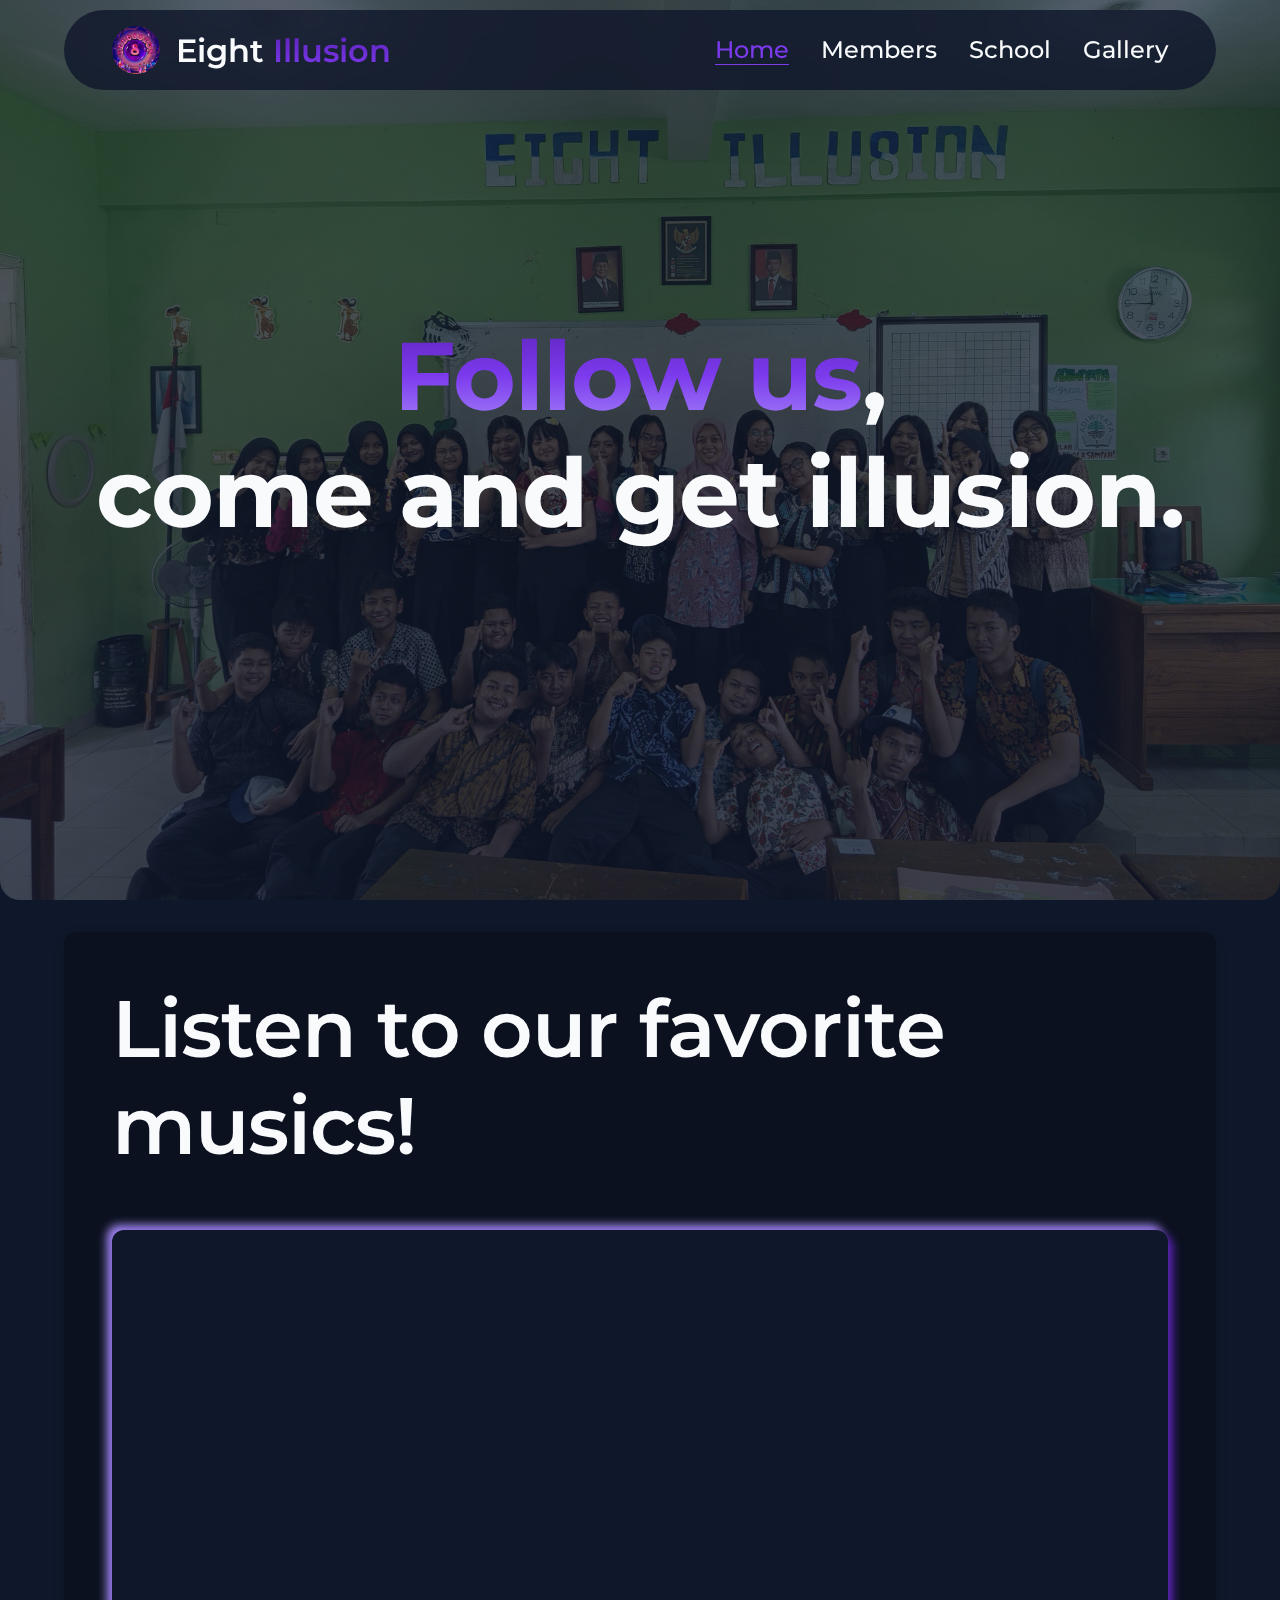
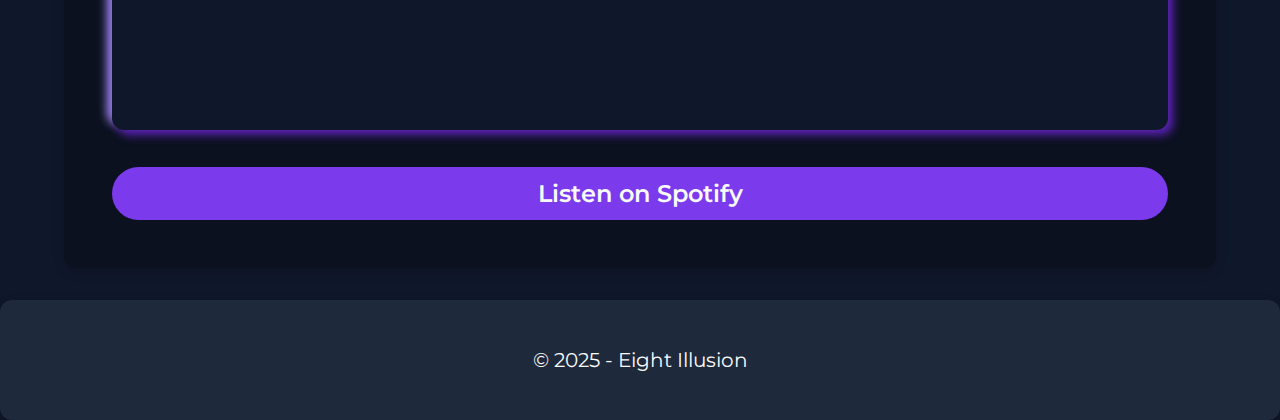
<file: index.html>
<!DOCTYPE html>
<html lang="en">
  <head>
    <meta charset="UTF-8" />

    <meta
      name="viewport"
      content="width=device-width, initial-scale=1.0, maximum-scale=1.0, user-scalable=no"
    />
    <meta http-equiv="X-UA-Compatible" content="ie=edge" />

    <meta
      name="description"
      content="Eight Illusion - A class of the unknown."
    />
    <meta name="keywords" content="Eight Illusion, class, unknown, mystery" />
    <meta name="author" content="Eight Illusion Class" />

    <!-- icon -->

    <link
      rel="apple-touch-icon"
      sizes="180x180"
      href="apple-touch-icon.png"
    />
    <link
      rel="icon"
      type="image/png"
      sizes="32x32"
      href="favicon-32x32.png"
    />
    <link
      rel="icon"
      type="image/png"
      sizes="16x16"
      href="favicon-16x16.png"
    />
    <link rel="manifest" href="site.webmanifest" />

    <!-- icon end -->

    <title>Eight Illusion</title>

    <!-- css link -->

    <link rel="stylesheet" href="home.css" />
    <!-- javascript link -->
    <script src="nav.js" defer></script>
    <script src="spotify-player.js" defer></script>
    <!-- linking end -->
  </head>
  <body>
    <div class="menu-overlay"></div>
    <header>
      <nav class="navbar">
        <div class="logo-wrapper">
          <img src="logo-8i.jpg" alt="Eight Illusion Logo" class="logo" />
          <h1 class="logo-text">
            Eight <span class="gradient-logo">Illusion</span>
          </h1>
        </div>
        <button class="hamburger" aria-label="Menu">
          <span class="hamburger-line"></span>
          <span class="hamburger-line"></span>
          <span class="hamburger-line"></span>
        </button>
        <ul class="nav-links-wrapper">
          <li class="nav-links"><a href="index.html">Home</a></li>
          <li class="nav-links"><a href="members.html">Members</a></li>
          <li class="nav-links"><a href="school.html">School</a></li>
          <li class="nav-links"><a href="gallery.html">Gallery</a></li>
        </ul>
      </nav>

      <section class="hero">
        <div class="hero-content">
          <h1>
            <span class="gradient-hero">Follow us</span>,<br />come and get
            illusion.
          </h1>
        </div>
      </section>
    </header>

    <main>
      <div class="song-playlist">
        <section class="spotify-header">
          <h2 class="song-text">Listen to our favorite musics!</h2>
        </section>
        <section class="spotify-embed-wrapper"></section>
        <iframe
          class="spotify-embed"
          title="Spotify Playlist"
          style="border-radius: 12px"
          src="https://open.spotify.com/embed/playlist/7cfvCbO1V0hoTj3m8fracc?utm_source=generator"
          width="100%"
          height="500"
          data-allowfullscreen="true"
          frameborder="0"
          allowfullscreen=""
          allow="autoplay; clipboard-write; encrypted-media; fullscreen; picture-in-picture"
          loading="lazy"
          playsinline
        ></iframe>
        <button onclick="openInSpotify()" class="spotify-open-btn">
          Listen on Spotify
        </button>
      </div>
    </main>

    <footer>
      <p>&copy; 2025 - Eight Illusion</p>
    </footer>
  </body>
</html>
</file>
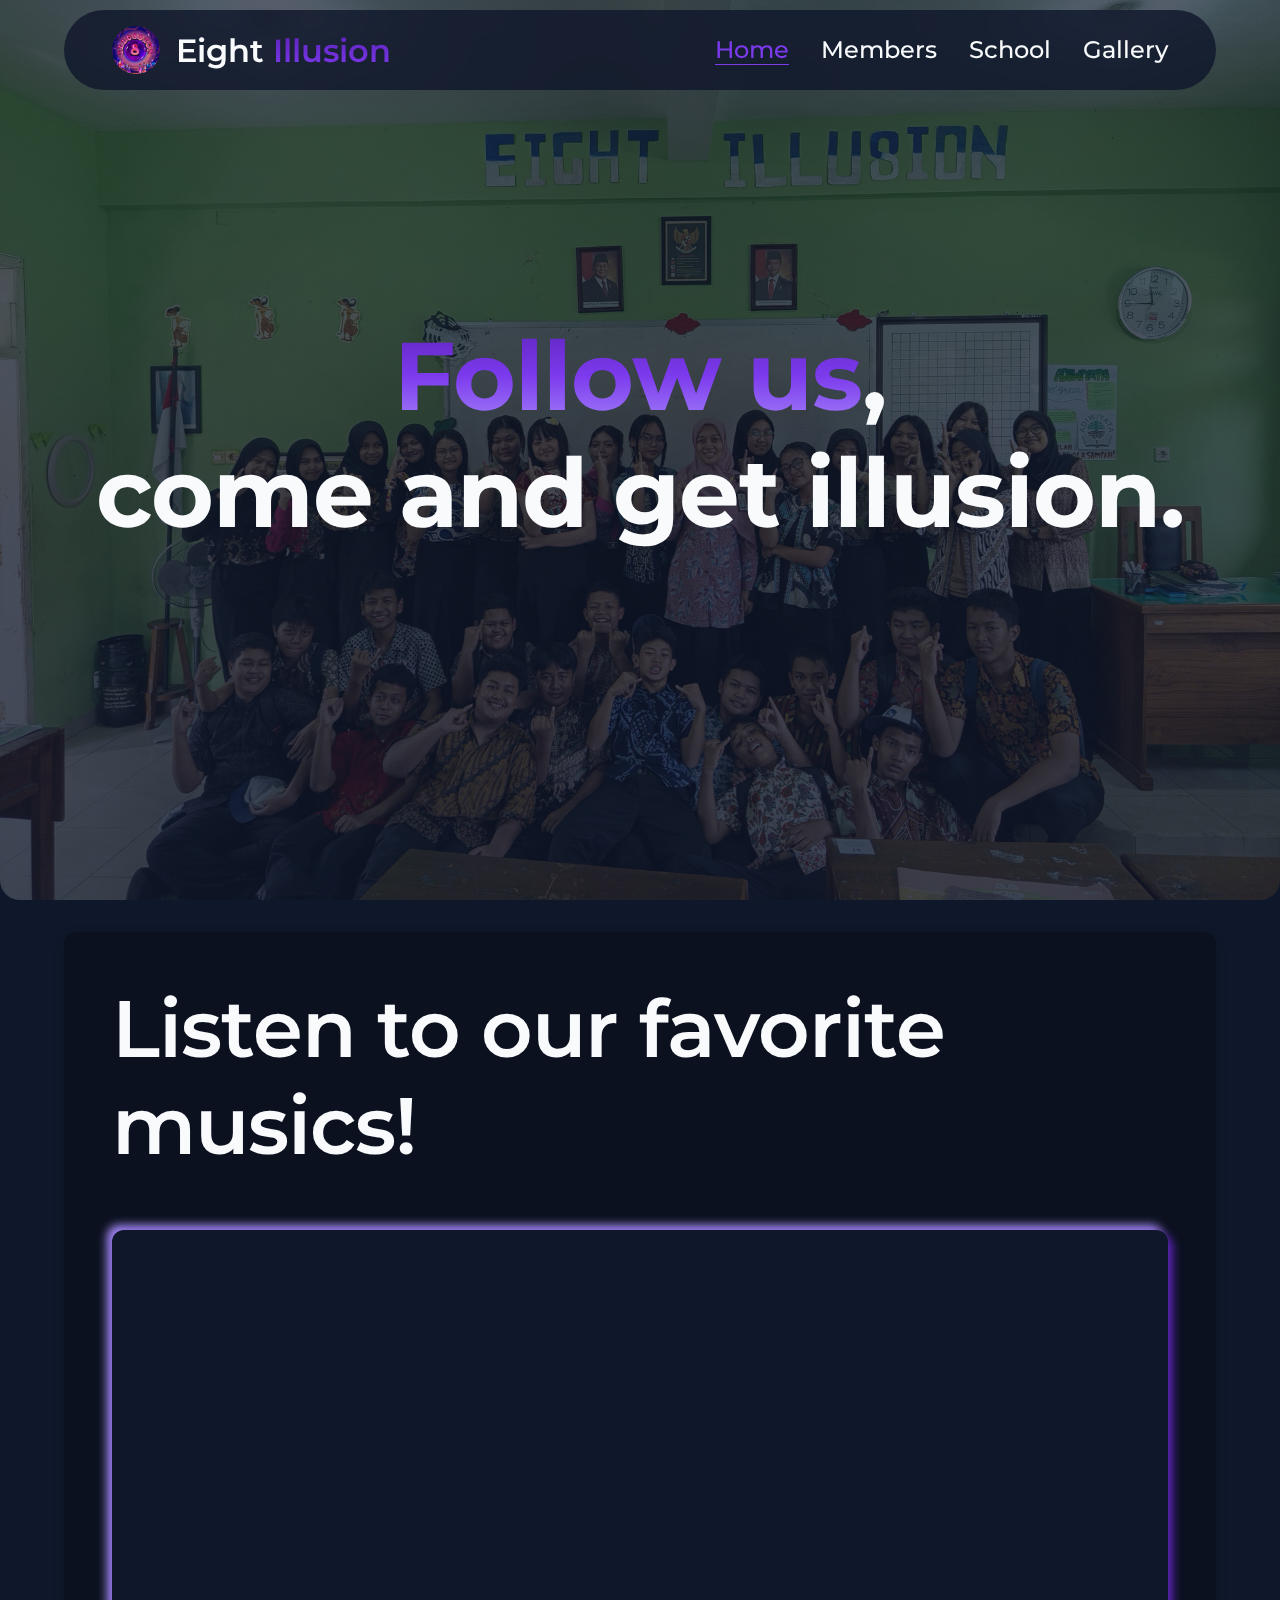
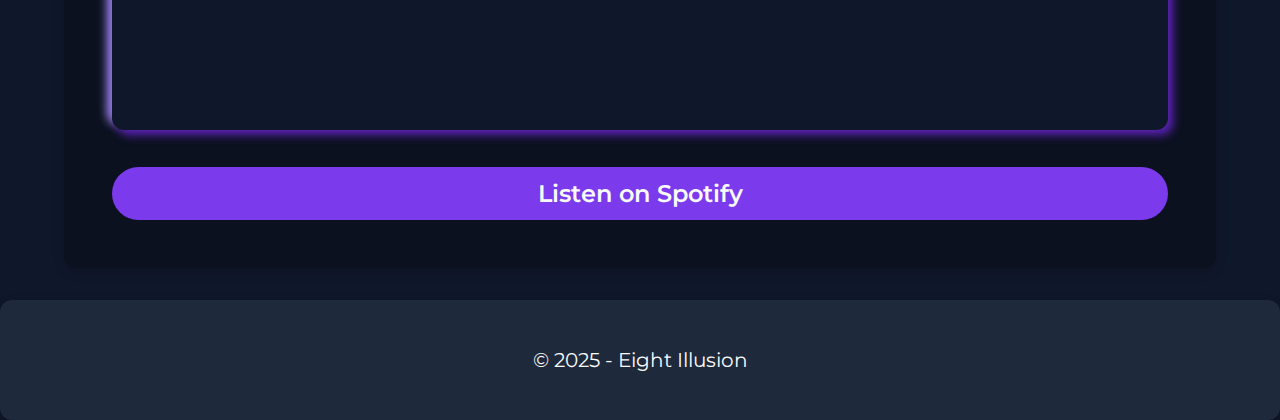
<file: home.html>
<!DOCTYPE html>
<html lang="en">
  <head>
    <meta charset="UTF-8" />

    <meta
      name="viewport"
      content="width=device-width, initial-scale=1.0, maximum-scale=1.0, user-scalable=no"
    />
    <meta http-equiv="X-UA-Compatible" content="ie=edge" />

    <meta
      name="description"
      content="Eight Illusion - A class of the unknown."
    />
    <meta name="keywords" content="Eight Illusion, class, unknown, mystery" />
    <meta name="author" content="Eight Illusion Class" />

    <!-- icon -->

    <link
      rel="apple-touch-icon"
      sizes="180x180"
      href="apple-touch-icon.png"
    />
    <link
      rel="icon"
      type="image/png"
      sizes="32x32"
      href="favicon-32x32.png"
    />
    <link
      rel="icon"
      type="image/png"
      sizes="16x16"
      href="favicon-16x16.png"
    />
    <link rel="manifest" href="site.webmanifest" />

    <!-- icon end -->

    <title>Eight Illusion</title>

    <!-- css link -->

    <link rel="stylesheet" href="home.css" />
    <!-- javascript link -->
    <script src="nav.js" defer></script>
    <script src="spotify-player.js" defer></script>
    <!-- linking end -->
  </head>
  <body>
    <div class="menu-overlay"></div>
    <header>
      <nav class="navbar">
        <div class="logo-wrapper">
          <img src="logo-8i.jpg" alt="Eight Illusion Logo" class="logo" />
          <h1 class="logo-text">
            Eight <span class="gradient-logo">Illusion</span>
          </h1>
        </div>
        <button class="hamburger" aria-label="Menu">
          <span class="hamburger-line"></span>
          <span class="hamburger-line"></span>
          <span class="hamburger-line"></span>
        </button>
        <ul class="nav-links-wrapper">
          <li class="nav-links"><a href="home.html">Home</a></li>
          <li class="nav-links"><a href="members.html">Members</a></li>
          <li class="nav-links"><a href="school.html">School</a></li>
          <li class="nav-links"><a href="gallery.html">Gallery</a></li>
        </ul>
      </nav>

      <section class="hero">
        <div class="hero-content">
          <h1>
            <span class="gradient-hero">Follow us</span>,<br />come and get
            illusion.
          </h1>
        </div>
      </section>
    </header>

    <main>
      <div class="song-playlist">
        <section class="spotify-header">
          <h2 class="song-text">Listen to our favorite musics!</h2>
        </section>
        <section class="spotify-embed-wrapper"></section>
        <iframe
          class="spotify-embed"
          title="Spotify Playlist"
          style="border-radius: 12px"
          src="https://open.spotify.com/embed/playlist/7cfvCbO1V0hoTj3m8fracc?utm_source=generator"
          width="100%"
          height="500"
          data-allowfullscreen="true"
          frameborder="0"
          allowfullscreen=""
          allow="autoplay; clipboard-write; encrypted-media; fullscreen; picture-in-picture"
          loading="lazy"
          playsinline
        ></iframe>
        <button onclick="openInSpotify()" class="spotify-open-btn">
          Listen on Spotify
        </button>
      </div>
    </main>

    <footer>
      <p>&copy; 2025 - Eight Illusion</p>
    </footer>
  </body>
</html>
</file>
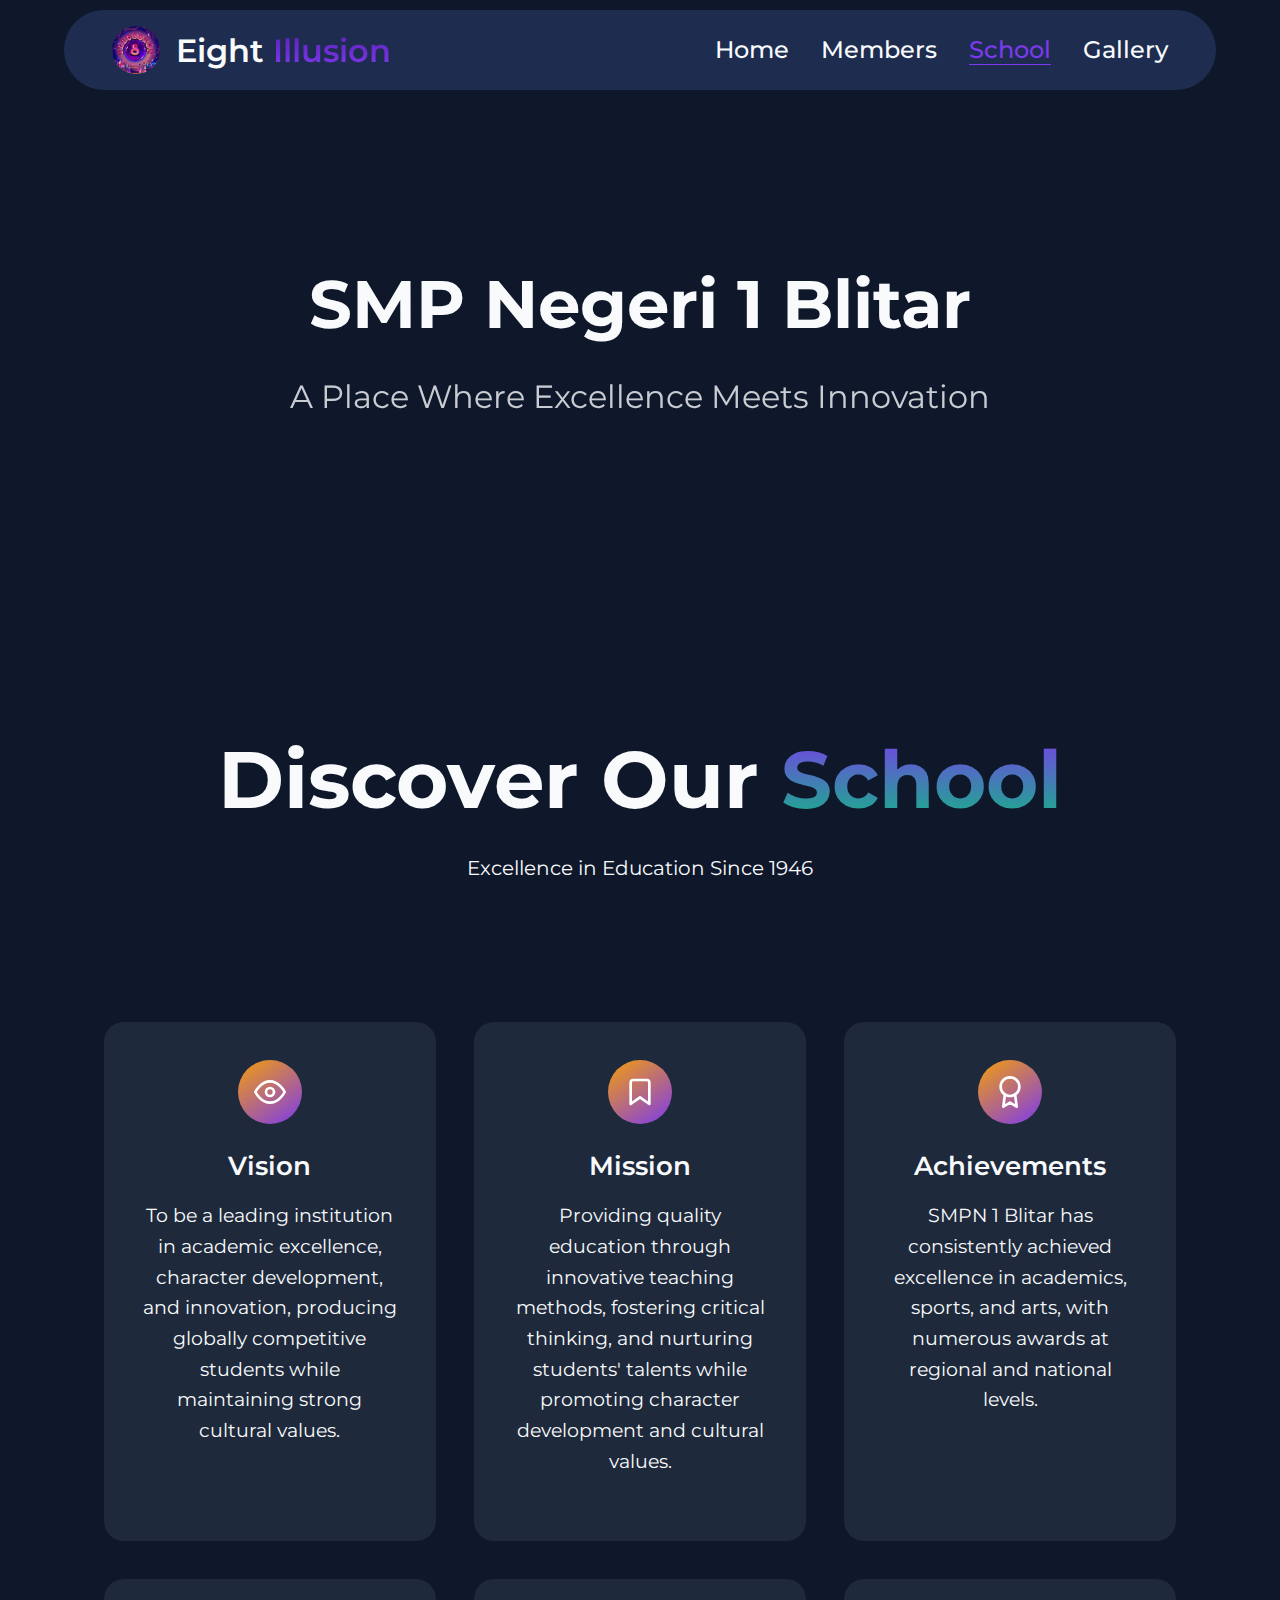
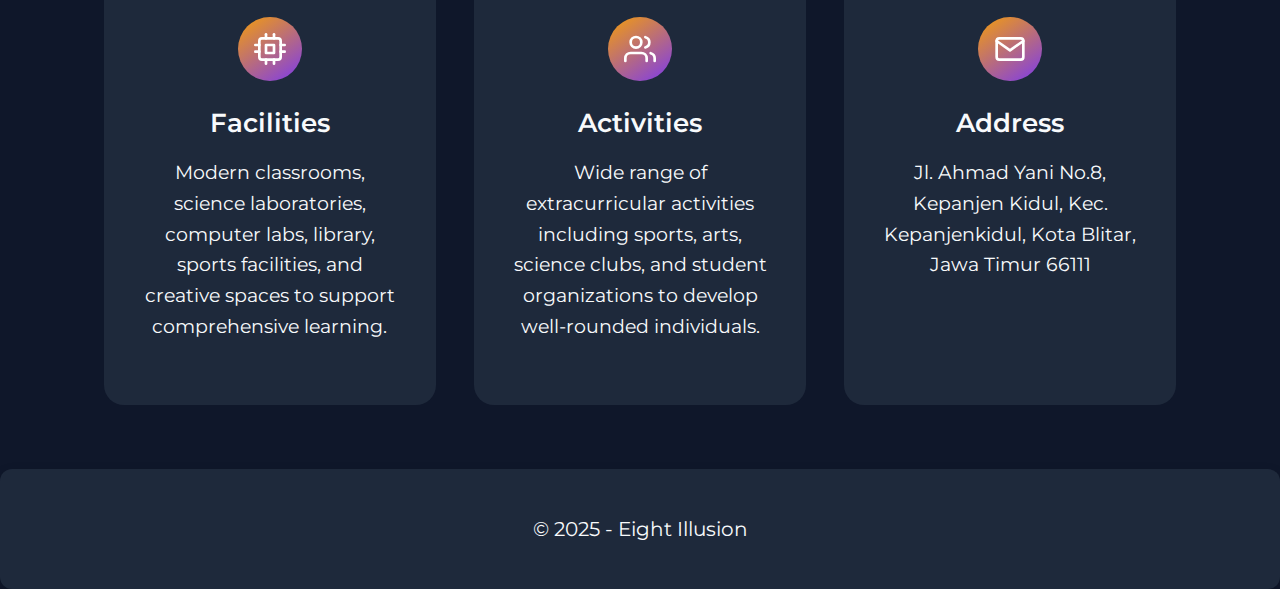
<file: school.html>
<!DOCTYPE html>
<html lang="en">
  <head>
    <meta charset="UTF-8" />
    <meta
      name="viewport"
      content="width=device-width, initial-scale=1.0, maximum-scale=1.0, user-scalable=no"
    />
    <meta http-equiv="X-UA-Compatible" content="ie=edge" />
    <meta
      name="description"
      content="Eight Illusion - Our School SMPN 1 Blitar"
    />
    <meta
      name="keywords"
      content="Eight Illusion, SMPN 1 Blitar, school, education"
    />
    <meta name="author" content="Eight Illusion Class" />

    <!-- icon -->
    <link
      rel="apple-touch-icon"
      sizes="180x180"
      href="apple-touch-icon.png"
    />
    <link
      rel="icon"
      type="image/png"
      sizes="32x32"
      href="favicon-32x32.png"
    />
    <link
      rel="icon"
      type="image/png"
      sizes="16x16"
      href="favicon-16x16.png"
    />
    <link rel="manifest" href="site.webmanifest" />
    <!-- icon end -->

    <title>School - Eight Illusion</title>
    <!-- css link -->
    <link rel="stylesheet" href="school.css" />
    <!-- javascript link -->
    <script src="nav.js" defer></script>
    <!-- linking end -->
  </head>
  <body>
    <div class="menu-overlay"></div>
    <header>
      <nav class="navbar">
        <div class="logo-wrapper">
          <img src="logo-8i.jpg" alt="Eight Illusion Logo" class="logo" />
          <h1 class="logo-text">
            Eight <span class="gradient-logo">Illusion</span>
          </h1>
        </div>
        <button class="hamburger" aria-label="Menu">
          <span class="hamburger-line"></span>
          <span class="hamburger-line"></span>
          <span class="hamburger-line"></span>
        </button>
        <ul class="nav-links-wrapper">
          <li class="nav-links"><a href="index.html">Home</a></li>
          <li class="nav-links"><a href="members.html">Members</a></li>
          <li class="nav-links"><a href="school.html">School</a></li>
          <li class="nav-links"><a href="gallery.html">Gallery</a></li>
        </ul>
      </nav>
    </header>
    <main>
      <div class="school-container">
        <section class="school-hero">
          <div class="school-hero-content">
            <h1 class="school-hero-title">SMP Negeri 1 Blitar</h1>
            <p class="school-hero-subtitle">
              A Place Where Excellence Meets Innovation
            </p>
          </div>
        </section>

        <section class="page-heading">
          <h2 class="page-title">
            Discover Our <span class="title-gradient">School</span>
          </h2>
          <p class="page-subtitle">Excellence in Education Since 1946</p>
        </section>

        <div class="school-grid">
          <article class="school-card">
            <div class="school-card-icon">
              <img src="vision.svg" alt="Vision Icon" />
            </div>
            <h3 class="school-card-title">Vision</h3>
            <p class="school-card-description">
              To be a leading institution in academic excellence, character
              development, and innovation, producing globally competitive
              students while maintaining strong cultural values.
            </p>
          </article>

          <article class="school-card">
            <div class="school-card-icon">
              <img src="mission.svg" alt="Mission Icon" />
            </div>
            <h3 class="school-card-title">Mission</h3>
            <p class="school-card-description">
              Providing quality education through innovative teaching methods,
              fostering critical thinking, and nurturing students' talents while
              promoting character development and cultural values.
            </p>
          </article>

          <article class="school-card">
            <div class="school-card-icon">
              <img
                src="achievement.svg"
                alt="Achievement Icon"
              />
            </div>
            <h3 class="school-card-title">Achievements</h3>
            <p class="school-card-description">
              SMPN 1 Blitar has consistently achieved excellence in academics,
              sports, and arts, with numerous awards at regional and national
              levels.
            </p>
          </article>

          <article class="school-card">
            <div class="school-card-icon">
              <img src="facilities.svg" alt="Facilities Icon" />
            </div>
            <h3 class="school-card-title">Facilities</h3>
            <p class="school-card-description">
              Modern classrooms, science laboratories, computer labs, library,
              sports facilities, and creative spaces to support comprehensive
              learning.
            </p>
          </article>

          <article class="school-card">
            <div class="school-card-icon">
              <img src="activities.svg" alt="Activities Icon" />
            </div>
            <h3 class="school-card-title">Activities</h3>
            <p class="school-card-description">
              Wide range of extracurricular activities including sports, arts,
              science clubs, and student organizations to develop well-rounded
              individuals.
            </p>
          </article>

          <article class="school-card">
            <div class="school-card-icon">
              <img src="contact.svg" alt="Contact Icon" />
            </div>
            <h3 class="school-card-title">Address</h3>
            <p class="school-card-description">
              Jl. Ahmad Yani No.8, Kepanjen Kidul, Kec. Kepanjenkidul, Kota
              Blitar, Jawa Timur 66111
            </p>
          </article>
        </div>
      </div>
    </main>

    <footer>
      <p>&copy; 2025 - Eight Illusion</p>
    </footer>
  </body>
</html>
</file>
<file: home.css>
/* Import shared styles */
@import url('./shared.css');

/* Home page specific styles */
.hero {
    width: 100%;
    height: 100svh;
    display: flex;
    justify-content: center;
    align-items: center;
    position: relative;
    background-image:
        linear-gradient(to bottom,
            var(--bg-color-transparent) 0%,
            var(--bg-color-transparent2) 100%),
        url(hero-image.jpg);
    background-size: cover;
    background-position: 50% 90%;
    background-repeat: no-repeat;
    z-index: 0;
    border-radius: 0 0 20px 20px;
}

.hero-content {
    text-align: center;
    position: relative;
    z-index: 2;
}

.hero-content h1 {
    font-size: var(--fs-heading-lg);
    font-weight: 700;
    margin-bottom: var(--space-md);
    letter-spacing: -1px;
}

.gradient-hero {
    background: -webkit-linear-gradient(var(--accent-color-dark), var(--accent-color), var(--accent-color-light));
    -webkit-background-clip: text;
    background-clip: text;
    -webkit-text-fill-color: transparent;
}

/* Song playlist section */
.song-playlist {
    width: 100%;
    max-width: 90%;
    margin: var(--space-md) auto;
    padding: var(--space-lg);
    background-color: var(--bg-color-dark);
    border-radius: 12px;
    box-shadow: 0 4px 12px rgba(0, 0, 0, 0.15);
}

.song-text {
    font-size: var(--fs-heading-md);
    font-weight: 600;
    margin-bottom: var(--space-sm);
    letter-spacing: -1px;
    color: var(--text-color);
}

.spotify-open-btn {
    background-color: var(--accent-color);
    color: var(--text-color);
    border: none;
    text-decoration: none;
    font-family: inherit;
    border-radius: 100px;
    padding: 12px 10px;
    font-size: var(--fs-md);
    font-weight: 600;
    cursor: pointer;
    margin-top: var(--space-md);
    transition: background-color 0.3s ease;
    display: block;
    width: 100%;
}

.spotify-open-btn:hover {
    background-color: var(--accent-color-dark);
}

.spotify-embed-wrapper {
    max-width: 1200px;
    margin: 0 auto;
    padding: var(--space-xs);
    text-align: center;
    width: 60%;
}

.spotify-embed {
    border-radius: 50px;
    background: var(--bg-color);
    box-shadow: 5px 5px 10px var(--accent-color-dark),
        -5px -5px 10px var(--accent-color-light);
}

/* Responsive styles */
@media screen and (max-width: 999px) {
    .hero-content h1 {
        font-size: var(--fs-heading-md);
    }
    
    .song-text {
        font-size: var(--fs-xxxl);
    }
}

@media screen and (max-width: 768px) {
    .spotify-embed-wrapper {
        width: 90%;
    }

    .hero-content h1 {
        font-size: var(--fs-xxxl);
    }

    .song-text {
        font-size: var(--fs-xxl);
    }
}

@media screen and (max-width: 481px) {
    .spotify-embed-wrapper {
        width: 100%;
    }

    .spotify-open-btn {
        font-size: var(--fs-sm);
        padding: 8px;
    }

    .hero-content h1 {
        font-size: var(--fs-xxl);
    }

    .song-text {
        font-size: var(--fs-lg);
    }
}

@media screen and (max-width: 359px) {
    .spotify-open-btn {
        font-size: var(--fs-xs);
        padding: 6px;
    }

    .hero-content h1 {
        font-size: var(--fs-lg);
    }

    .song-text {
        font-size: var(--fs-md);
    }
}
</file>
<file: school.css>
/* Import shared styles */
@import url('./shared.css');

/* School page specific styles */
.school-container {
    width: 100%;
    max-width: min(1200px, 100%);
    margin: 0 auto;
    padding: clamp(var(--space-sm), 3vw, var(--space-lg));
}

.school-header {
    text-align: center;
    margin-bottom: clamp(var(--space-lg), 5vw, var(--space-xl));
    padding: 0 var(--space-md);
}

.school-title {
    font-size: clamp(2rem, 3vw + 1rem, var(--fs-heading-md));
    font-weight: 700;
    margin-bottom: var(--space-sm);
    background: linear-gradient(90deg, var(--secondary-color), var(--accent-color));
    -webkit-background-clip: text;
    background-clip: text;
    -webkit-text-fill-color: transparent;
}

.school-subtitle {
    font-size: clamp(1rem, 1.5vw + 0.5rem, var(--fs-lg));
    color: var(--text-color);
    opacity: 0.9;
    
}

.school-grid {
    display: grid;
    grid-template-columns: repeat(auto-fit, minmax(min(280px, 100%), 1fr));
    gap: clamp(var(--space-md), 3vw, var(--space-lg));
    padding: clamp(var(--space-sm), 2vw, var(--space-md));
    width: 100%;
}

.school-card {
    background: var(--bg-color-light);
    border-radius: clamp(15px, 2vw, 20px);
    padding: clamp(var(--space-md), 3vw, var(--space-lg));
    transition: transform 0.3s ease, box-shadow 0.3s ease;
    display: flex;
    flex-direction: column;
    align-items: center;
    text-align: center;
    animation: fadeIn 0.5s ease-out;
    transform-origin: center;
    height: 100%;
}

.school-card:hover {
    transform: translateY(-5px);
    box-shadow: 0 10px 20px rgba(0, 0, 0, 0.2);
    background: linear-gradient(145deg, var(--bg-color-light), var(--bg-color-dark));
}

/* Card Icon */
.school-card-icon {
    width: clamp(48px, 8vw, 64px);
    height: clamp(48px, 8vw, 64px);
    margin-bottom: clamp(var(--space-sm), 2vw, var(--space-md));
    padding: clamp(8px, 1.5vw, var(--space-sm));
    border-radius: 50%;
    background: linear-gradient(145deg, var(--secondary-color), var(--accent-color));
    display: flex;
    align-items: center;
    justify-content: center;
}

.school-card-icon img {
    width: 32px;
    height: 32px;
    filter: brightness(0) invert(1);
}

/* Card Content */
.school-card-title {
    font-size: clamp(var(--fs-md), 2vw, var(--fs-lg));
    font-weight: 600;
    margin-bottom: clamp(var(--space-xs), 1.5vw, var(--space-sm));
    color: var(--text-color);
}

.school-card-description {
    font-size: clamp(var(--fs-sm), 1.5vw, var(--fs-base));
    line-height: 1.6;
    margin-bottom: clamp(var(--space-sm), 2vw, var(--space-md));
    max-width: 45ch;
}

.school-card-link {
    color: var(--secondary-color);
    text-decoration: none;
    font-weight: 500;
    position: relative;
    padding-bottom: 2px;
}

.school-card-link::after {
    content: '';
    position: absolute;
    bottom: 0;
    left: 0;
    width: 0;
    height: 2px;
    background: var(--accent-color);
    transition: width 0.3s ease;
}

.school-card-link:hover {
    color: var(--accent-color);
}

.school-card-link:hover::after {
    width: 100%;
}

/* School hero section */
.school-hero {
    width: 100%;
    height: 50vh;
    background-image: linear-gradient(rgba(15, 23, 42, 0.7), rgba(15, 23, 42, 0.9)), url('https://placehold.co/150.jpg');
    background-size: cover;
    background-position: center;
    display: flex;
    align-items: center;
    justify-content: center;
    margin-bottom: var(--space-xxl);
    border-radius: 20px;
    overflow: hidden;
}

.school-hero-content {
    text-align: center;
    max-width: 800px;
    padding: var(--space-lg);
}

.school-hero-title {
    font-size: clamp(2.5rem, 4vw + 1rem, var(--fs-heading-xl));
    font-weight: 700;
    color: var(--text-color);
    margin-bottom: var(--space-md);
    animation: fadeIn 0.5s ease-out;
}

.school-hero-subtitle {
    font-size: clamp(1.2rem, 2vw + 0.5rem, var(--fs-lg));
    color: var(--text-color);
    opacity: 0.8;
    margin-bottom: var(--space-lg);
}

.title-gradient {
    background: linear-gradient(180deg, var(--accent-color), var(--tertiary-color));
    -webkit-background-clip: text;
    background-clip: text;
    -webkit-text-fill-color: transparent;
}

/* Responsive styles */
@media screen and (max-width: 768px) {
    .school-container {
        padding: var(--space-md);
    }

    .school-grid {
        grid-template-columns: repeat(auto-fit, minmax(250px, 1fr));
        gap: var(--space-md);
    }


    .school-hero-title {
        font-size: clamp(2rem, 3vw + 1rem, var(--fs-heading-lg));
    }
}

@media screen and (max-width: 481px) {
    .school-container {
        padding: var(--space-sm);
    }

    .school-grid {
        grid-template-columns: 1fr;
        gap: var(--space-sm);
    }

}

@keyframes fadeIn {
    from {
        opacity: 0;
        transform: translateY(20px);
    }

    to {
        opacity: 1;
        transform: translateY(0);
    }
}

/* Adding stagger effect to cards */
.school-grid article {
    animation-delay: calc(0.1s * var(--i, 1));
}

/* Responsive styles */
@media screen and (max-width: 768px) {
    .school-card-icon img {
        width: clamp(24px, 4vw, 32px);
        height: clamp(24px, 4vw, 32px);
    }

    .school-card {
        padding: clamp(var(--space-sm), 4vw, var(--space-md));
    }
}

@media screen and (max-width: 481px) {
    .school-header {
        padding: 0 var(--space-sm);
    }

    .school-card-description {
        font-size: var(--fs-sm);
    }
}
</file>
